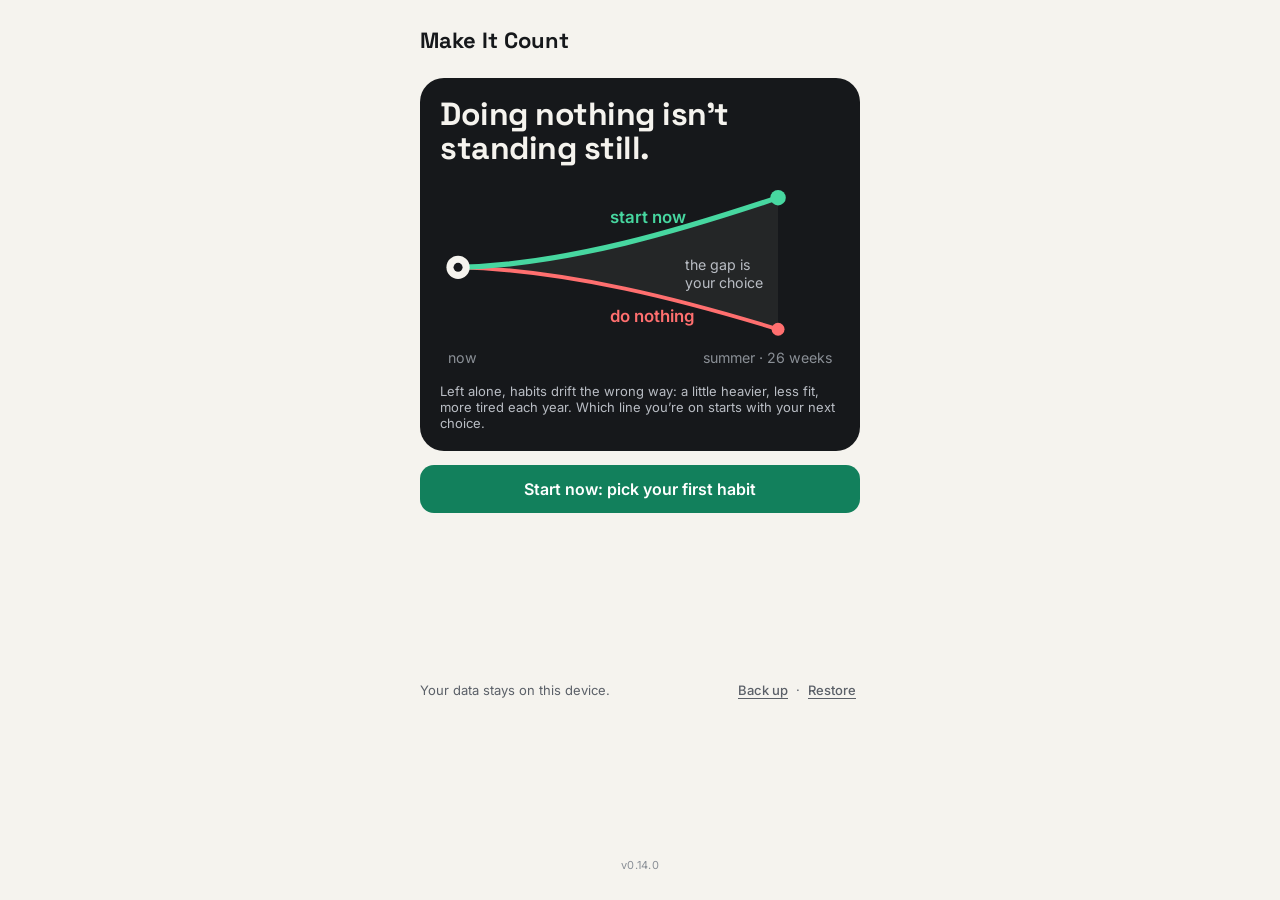
<file: index.html>
<!doctype html>
<html lang="en">
<head>
<meta charset="utf-8">
<meta name="viewport" content="width=device-width, initial-scale=1, viewport-fit=cover">
<title>Make It Count</title>
<meta name="description" content="Change the future with this decision, right now.">
<meta name="theme-color" content="#F5F3EE">
<link rel="manifest" href="manifest.webmanifest">
<link rel="icon" href="icons/icon.svg" type="image/svg+xml">
<link rel="apple-touch-icon" href="icons/apple-touch-icon.png">
<meta name="apple-mobile-web-app-capable" content="yes">
<meta name="mobile-web-app-capable" content="yes">
<meta name="apple-mobile-web-app-status-bar-style" content="default">
<meta name="apple-mobile-web-app-title" content="Make It Count">
<link rel="preconnect" href="https://fonts.googleapis.com">
<link rel="preconnect" href="https://fonts.gstatic.com" crossorigin>
<link href="https://fonts.googleapis.com/css2?family=Inter:wght@400;500;600&family=Space+Grotesk:wght@500;600;700&display=swap" rel="stylesheet">
<link rel="stylesheet" href="styles.css">
</head>
<body>
<div id="app"></div>
<noscript><p style="padding:24px">Make It Count needs JavaScript.</p></noscript>
<script type="module" src="js/app.js"></script>
</body>
</html>
</file>
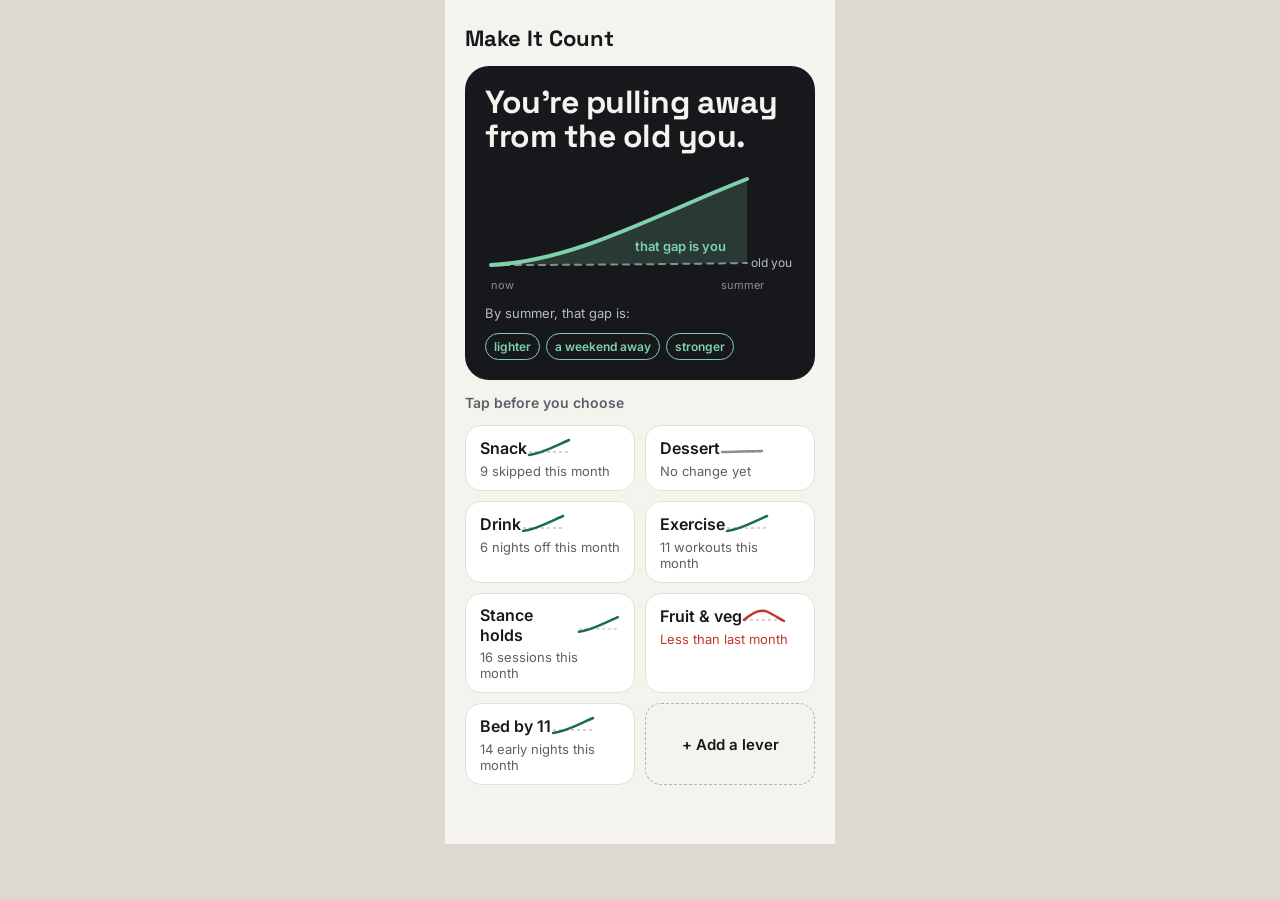
<file: prototype/index.html>
<!doctype html>
<html lang="en">
<head>
<meta charset="utf-8">
<meta name="viewport" content="width=device-width, initial-scale=1, viewport-fit=cover">
<title>Make It Count — prototype</title>
<link href="https://fonts.googleapis.com/css2?family=Inter:wght@400;500;600&family=Space+Grotesk:wght@500;600;700&display=swap" rel="stylesheet">
<style>
  :root {
    --ground: #F5F3EE; --card: #FFFFFF; --ink: #16181B; --muted: #5B6068; --line: #E4E0D8;
    --good: #1B6B4F; --good-soft: #E7F1EC; --bad: #C0362C; --ghost: #9A9EA5;
    --dark: #16181B; --dark-muted: #B9BDC4; --good-on-dark: #7FD1AE; --bad-on-dark: #FF8A7A;
    --display: 'Space Grotesk', system-ui, sans-serif; --body: Inter, system-ui, sans-serif;
  }
  * { box-sizing: border-box; }
  body { margin: 0; background: #DDD9D0; font-family: var(--body); color: var(--ink); }
  .phone { width: 390px; min-height: 844px; margin: 0 auto; background: var(--ground); padding: 24px 20px; display: flex; flex-direction: column; gap: 14px; }
  h1 { margin: 0; font-family: var(--display); font-weight: 700; }
  a { color: var(--ink); }
  .back { font-size: 14px; font-weight: 500; text-decoration: none; padding: 10px 0; align-self: flex-start; }
  .muted { color: var(--muted); }
  .card { background: var(--card); border: 1px solid var(--line); border-radius: 22px; }
  .grid2 { display: grid; grid-template-columns: repeat(2, minmax(0, 1fr)); gap: 10px; }
  .tile { font: inherit; text-align: left; color: var(--ink); background: var(--card); border: 1px solid var(--line); border-radius: 16px; padding: 11px 14px; display: flex; flex-direction: column; gap: 4px; text-decoration: none; cursor: pointer; }
  .tile-name { display: flex; justify-content: space-between; align-items: center; font-weight: 600; font-size: 16px; }
  .chip { font-size: 12px; font-weight: 600; border: 1px solid currentColor; border-radius: 999px; padding: 5px 8px; }
  .pill { font: inherit; font-size: 14px; border-radius: 999px; padding: 8px 13px; min-height: 36px; cursor: pointer; border: 1px solid var(--line); background: var(--card); color: var(--ink); }
  .pill.on { background: var(--ink); color: #fff; border-color: var(--ink); font-weight: 600; }
  .btn-primary { display: block; text-align: center; text-decoration: none; font-weight: 600; font-size: 16px; color: #fff; background: var(--good); border-radius: 14px; padding: 14px; }
  input[type=range] { width: 100%; height: 28px; margin: 0; accent-color: var(--good); }
  svg.drag { display: block; touch-action: none; cursor: grab; }
  svg.drag:active { cursor: grabbing; }
</style>
</head>
<body>
<div id="app"></div>
<script>
/* ---------- Content ---------- */
const LEVERS = {
  snack: {
    q: 'Snack?', top: 'lighter', bot: 'heavier', upHint: '↑ skip it', downHint: '↓ have it',
    goodHead: 'You just changed summer.', badHead: 'You just changed summer. For the worse.',
    yesHead: 'Lighter by summer.', noHead: 'Heavier by summer.',
    good: [[0.45, 'a block of butter lighter'], [0.8, 'nearly a bag of sugar lighter'], [2, 'a bag of sugar lighter']],
    bad: [[0.45, 'a block of butter heavier'], [0.8, 'nearly a bag of sugar heavier'], [2, 'a bag of sugar heavier']],
    goodSub: 'Clothes fit better. More energy. Less puffed on the stairs.',
    badSub: 'Tighter jeans. Less energy. Same summer as last year, only heavier.',
    yesText: 'Skipped. Clothes that fit better, more energy, less puffed on the stairs. That’s what you just chose.',
    noText: 'Had it. You just pulled summer-you down. Make the next one count.',
    base: 0.5
  },
  holds: {
    q: 'Holds now?', top: 'stronger', bot: 'weaker', upHint: '↑ do it now', downHint: '↓ skip it',
    goodHead: 'You just changed summer.', badHead: 'You just changed summer. For the worse.',
    yesHead: 'Stronger by summer.', noHead: 'Weaker by summer.',
    good: [[0.45, 'a bit stronger'], [0.8, 'noticeably stronger'], [2, 'properly strong']],
    bad: [[0.45, 'a bit weaker'], [0.8, 'noticeably weaker'], [2, 'back to where you started']],
    goodSub: 'Stronger legs. Better balance. Holds that were hard feel easy.',
    badSub: 'The strength you built fades. Holds feel hard again.',
    yesText: 'Timer’s on. Stronger legs, better balance, hard holds getting easy. Ten minutes.',
    noText: 'Skipped. That’s a day summer-you doesn’t get back. I’ll ask again at half one.',
    base: 0.5
  }
};

const HOME_TILES = [
  ['Snack', '9 skipped this month', 'up', 'snack'],
  ['Dessert', 'No change yet', 'flat'],
  ['Drink', '6 nights off this month', 'up'],
  ['Exercise', '11 workouts this month', 'up'],
  ['Stance holds', '16 sessions this month', 'up', 'holds'],
  ['Fruit & veg', 'Less than last month', 'down'],
  ['Bed by 11', '14 early nights this month', 'up']
];

/* Lever templates: [key, label, min, max, step, default, unit] */
const TYPES = {
  snack: { name: 'Evening snack', mode: 'avoid', f: [['kcal','Calories each',0,600,10,100,'kcal'],['cost','Cost each',0,5,0.1,0.5,'gbp'],['usual','Usually, per week',0,21,1,7,'wk']] },
  dessert: { name: 'Dessert', mode: 'avoid', f: [['kcal','Calories each',0,800,10,250,'kcal'],['cost','Cost each',0,8,0.1,0,'gbp'],['usual','Usually, per week',0,14,1,5,'wk']] },
  drink: { name: 'Drink', mode: 'avoid', f: [['kcal','Calories each',0,400,10,100,'kcal'],['cost','Cost each',0,12,0.1,4.3,'gbp'],['usual','Usually, per week',0,28,1,6,'wk']] },
  exercise: { name: 'Workout', mode: 'exercise', f: [['min','Minutes each',5,120,5,30,'min'],['kcal','Calories burned',0,800,10,250,'kcal'],['usual','Usually, per week',0,14,1,2,'wk']] },
  practice: { name: 'Stance holds', mode: 'practice', f: [['min','Minutes each',1,60,1,10,'min'],['usual','Usually, per week',0,14,1,3,'wk']] },
  fruit: { name: 'Fruit & veg', mode: 'fruit', f: [['usual','Portions a week now',0,35,1,7,'n']] },
  bed: { name: 'Bed on time', mode: 'bed', f: [['time','In bed by',0,180,15,120,'time'],['gain','Extra sleep per early night',15,120,5,45,'min'],['usual','Early nights now, per week',0,7,1,1,'wk']] }
};
const TYPE_ORDER = [['snack','Snack'],['dessert','Dessert'],['drink','Drink'],['exercise','Exercise'],['practice','Practice'],['fruit','Fruit & veg'],['bed','Bedtime']];

/* ---------- Projection model (deliberately loose) ---------- */
const WEEKS_TO_SUMMER = 30;
function kgThing(kcalPerWeek) {
  const kg = kcalPerWeek * WEEKS_TO_SUMMER / 7700 * 0.8; // 0.8 ≈ metabolic adaptation fudge
  if (kg < 0.15) return 'barely a dent — but it adds up';
  if (kg < 0.4) return 'a block of butter lighter';
  if (kg < 1.5) return 'a bag of sugar lighter';
  if (kg < 3.5) return 'a bag of potatoes lighter';
  if (kg < 7) return 'a bowling ball lighter';
  return 'a full suitcase lighter';
}
function moneyThing(gbp) {
  if (gbp < 15) return null;
  if (gbp < 40) return 'a takeaway richer';
  if (gbp < 120) return 'a nice meal out richer';
  if (gbp < 350) return 'a weekend away richer';
  if (gbp < 900) return 'a long weekend in Europe richer';
  return 'a proper holiday richer';
}
function fmt(u, v) {
  if (u === 'kcal') return v + ' kcal';
  if (u === 'gbp') return '£' + Number(v).toFixed(2);
  if (u === 'wk') return v + ' a week';
  if (u === 'min') return v + ' min';
  if (u === 'time') { const m = 21 * 60 + Number(v); return String(Math.floor(m / 60) % 24).padStart(2, '0') + ':' + String(m % 60).padStart(2, '0'); }
  return String(v);
}

/* ---------- State & routing ---------- */
const params = new URLSearchParams(location.search);
const state = {
  screen: params.get('screen') || 'home',
  mood: params.get('mood') || 'ahead',
  v: Number(params.get('v') || 0), drag: false, choice: params.get('choice') || null,
  type: params.get('type') || 'snack', vals: null, name: null
};
function go(screen) { state.screen = screen; state.v = 0; state.choice = null; state.drag = false; render(); }
const clamp = (x) => Math.max(-1, Math.min(1, x));
const esc = (s) => String(s).replace(/&/g, '&amp;').replace(/</g, '&lt;');

/* ---------- Home ---------- */
function spark(trend) {
  const P = { up: ['var(--good)', 'M2 18 C 14 17, 26 10, 42 3'], flat: ['#8A8F96', 'M2 15 C 14 15, 28 14, 42 14'], down: ['var(--bad)', 'M2 15 C 12 6, 20 4, 26 7 C 32 10, 38 14, 42 16'] }[trend];
  return `<svg width="44" height="22" viewBox="0 0 44 22" aria-hidden="true"><path d="M2 15 H42" stroke="#C9C4B9" stroke-width="1.5" stroke-dasharray="3 3"/><path d="${P[1]}" fill="none" stroke="${P[0]}" stroke-width="2.5" stroke-linecap="round"/></svg>`;
}
function hero(ahead) {
  const bg = ahead ? 'var(--dark)' : '#3A1412', acc = ahead ? 'var(--good-on-dark)' : 'var(--bad-on-dark)';
  const you = ahead ? 'M6 100 C 90 96, 170 50, 262 14' : 'M6 100 C 60 70, 110 52, 150 60 C 200 72, 230 90, 262 96';
  const chips = ahead ? ['lighter', 'a weekend away', 'stronger'] : ['a lighter summer', 'a weekend away', 'strength'];
  return `<div style="background:${bg};color:#F5F3EE;border-radius:24px;padding:20px;display:flex;flex-direction:column;gap:12px">
    <div style="font-family:var(--display);font-size:32px;font-weight:700;line-height:1.05;letter-spacing:-0.5px">${ahead ? 'You’re pulling away from the old you.' : 'You’re drifting back to the old you.'}</div>
    <svg width="310" height="128" viewBox="0 0 310 128" role="img" aria-label="${ahead ? 'Your line climbing away from the old-you line' : 'Your line falling back towards the old-you line'}">
      <path d="${you} L 262 98 C 200 99, 100 100, 6 100 Z" fill="${acc}" opacity="0.18"/>
      <path d="M6 100 C 100 100, 200 99, 262 98" fill="none" stroke="#8A8F96" stroke-width="2" stroke-dasharray="6 6" stroke-linecap="round"/>
      <path d="${you}" fill="none" stroke="${acc}" stroke-width="4" stroke-linecap="round"/>
      <text x="266" y="102" font-size="12" fill="#B9BDC4">old you</text>
      <text x="150" y="${ahead ? 86 : 48}" font-size="13" font-weight="600" fill="${acc}">${ahead ? 'that gap is you' : 'the gap is closing'}</text>
      <text x="6" y="124" font-size="11" fill="#8A8F96">now</text><text x="236" y="124" font-size="11" fill="#8A8F96">summer</text>
    </svg>
    <div style="font-size:13px;color:var(--dark-muted)">${ahead ? 'By summer, that gap is:' : 'By summer, you’re throwing away:'}</div>
    <div style="display:flex;flex-wrap:wrap;gap:6px;color:${acc}">${chips.map(c => `<span class="chip">${c}</span>`).join('')}</div>
  </div>`;
}
function home() {
  return `<div class="phone">
    <h1 style="font-size:22px">Make It Count</h1>
    ${hero(state.mood !== 'slipping')}
    <div style="font-size:14px;font-weight:600" class="muted">Tap before you choose</div>
    <div class="grid2">
      ${HOME_TILES.map(([n, fact, t, link]) => `<button class="tile" ${link ? `data-go="${link}"` : ''}>
        <span class="tile-name">${esc(n)}${spark(t)}</span>
        <span style="font-size:13px;color:${t === 'down' ? 'var(--bad)' : 'var(--muted)'}">${fact}</span></button>`).join('')}
      <button class="tile" data-go="add" style="border:1.5px dashed #B9B3A6;background:transparent;align-items:center;justify-content:center;font-weight:600;font-size:15px">+ Add a lever</button>
    </div>
  </div>`;
}

/* ---------- Decision (drag NOW, watch summer move) ---------- */
function decisionModel(L) {
  const v = state.v, c = state.choice, B = L.base, idle = Math.abs(v) < 0.05;
  const e = v >= 0 ? B + v * (1 - B) : B + v * (1 + B);      // effective summer position
  const mag = Math.abs(e), good = e > 0, flat = mag < 0.08;
  const ny = Math.round(150 - v * 50), ey = Math.round(150 - e * 118), eyb = Math.round(150 - B * 118);
  const pick = (arr) => { for (const [t, w] of arr) if (mag <= t) return w; return arr[arr.length - 1][1]; };
  const col = flat ? '#5B6068' : (good ? 'var(--good)' : 'var(--bad)');
  const head = c === 'y' ? L.yesHead : c === 'n' ? L.noHead : idle ? L.q : (v > 0 ? L.goodHead : L.badHead);
  const headCol = (c === 'n' || (!c && !idle && v < 0)) ? 'var(--bad)' : (c === 'y' || (!c && !idle && v > 0)) ? 'var(--good)' : 'var(--ink)';
  return { v, c, idle, e, mag, good, flat, ny, ey, eyb, col, head, headCol,
    line: `M40 ${ny} C 120 ${ny}, 210 ${Math.round((ny + ey) / 2)}, 300 ${ey}`,
    base: `M40 150 C 120 150, 210 ${Math.round((150 + eyb) / 2)}, 300 ${eyb}`,
    proj: flat ? 'You, much the same as now.' : 'You, ' + pick(good ? L.good : L.bad) + '.',
    projSub: flat ? '' : (good ? L.goodSub : L.badSub),
    projLabel: idle ? 'On your current pace, by summer:' : 'If this becomes your habit, by summer:' };
}
function decision(key) {
  const L = LEVERS[key], m = decisionModel(L);
  const panelBg = m.flat ? 'var(--card)' : (m.good ? 'var(--good)' : 'var(--bad)');
  const panelFg = m.flat ? 'var(--ink)' : '#fff', panelMuted = m.flat ? 'var(--muted)' : '#F1F1EE';
  return `<div class="phone" style="gap:12px">
    <a href="#" class="back" data-go="home">← Levers</a>
    <h1 style="font-size:32px;letter-spacing:-0.8px;line-height:1.05;min-height:68px;color:${m.headCol}">${m.head}</h1>
    <div class="muted" style="font-size:15px">Grab NOW and move it. Watch summer-you move with it.</div>
    <div class="card" style="border-radius:24px;overflow:hidden">
      <svg class="drag" id="drag" width="350" height="270" viewBox="0 15 350 270" role="img" aria-label="Drag NOW up or down; the summer end of your line moves further">
        <rect x="0" y="0" width="350" height="150" fill="#1B6B4F" opacity="0.05"/>
        <rect x="0" y="150" width="350" height="150" fill="#C0362C" opacity="0.05"/>
        <text x="20" y="34" font-family="var(--display)" font-size="16" font-weight="700" fill="var(--good)">${L.top}</text>
        <text x="20" y="278" font-family="var(--display)" font-size="16" font-weight="700" fill="var(--bad)">${L.bot}</text>
        <text x="20" y="54" font-size="12" fill="var(--good)">${L.upHint}</text>
        <text x="20" y="258" font-size="12" fill="var(--bad)">${L.downHint}</text>
        <path d="${m.line} L 300 150 L 40 150 Z" fill="${m.col}" opacity="${(0.06 + m.mag * 0.24).toFixed(2)}"/>
        <path d="M40 150 H300" stroke="var(--ghost)" stroke-width="2.5" stroke-dasharray="6 6" stroke-linecap="round"/>
        <text x="150" y="${m.e >= 0 ? 168 : 140}" font-size="12" fill="var(--muted)">old you</text>
        <path d="${m.base}" fill="none" stroke="var(--good)" stroke-width="3" stroke-linecap="round" opacity="${m.idle ? 0 : 0.35}"/>
        <text x="296" y="${m.eyb - 12}" text-anchor="end" font-size="11" fill="var(--good)" opacity="${m.idle ? 0 : 0.6}">your current path</text>
        <path d="${m.line}" fill="none" stroke="${m.col}" stroke-width="5" stroke-linecap="round"/>
        <path d="M318 150 h8 V ${m.ey} h-8" fill="none" stroke="${m.col}" stroke-width="2" opacity="${m.flat ? 0 : 1}"/>
        <circle cx="300" cy="${m.ey}" r="9" fill="${m.col}"/>
        <text x="294" y="${m.e >= 0 ? Math.max(m.ey - 16, 36) : Math.min(m.ey + 32, 280)}" text-anchor="end" font-family="var(--display)" font-size="20" font-weight="700" fill="${m.col}">${m.flat ? '' : (m.good ? L.top : L.bot)}</text>
        <circle cx="40" cy="${m.ny}" r="22" fill="#fff" stroke="var(--ink)" stroke-width="4"/>
        <circle cx="40" cy="${m.ny}" r="8" fill="var(--ink)"/>
        <text x="40" y="${m.ny - 30}" text-anchor="middle" font-family="var(--display)" font-size="13" font-weight="700" fill="var(--ink)">NOW</text>
      </svg>
      <div style="display:flex;justify-content:space-between;padding:6px 18px 12px 26px;font-size:12px;border-top:1px solid #ECE8E0" class="muted">
        <b style="color:var(--ink)">now</b><span>Jan</span><span>Mar</span><span>May</span><b style="color:var(--ink)">summer</b>
      </div>
    </div>
    <div style="background:${panelBg};border-radius:20px;padding:16px 18px;display:flex;flex-direction:column;gap:4px">
      <div style="font-size:13px;color:${panelMuted}">${m.projLabel}</div>
      <div style="font-family:var(--display);font-size:24px;font-weight:700;line-height:1.15;color:${panelFg}">${m.proj}</div>
      ${m.projSub ? `<div style="font-size:14px;color:${panelMuted}">${m.projSub}</div>` : ''}
    </div>
    ${m.c ? `<div style="background:${m.c === 'y' ? 'var(--good)' : 'var(--bad)'};color:#fff;border-radius:22px;padding:18px 20px;display:flex;flex-direction:column;gap:8px">
      <div style="font-size:16px">${m.c === 'y' ? L.yesText : L.noText}</div>
      <button data-undo style="font:inherit;font-size:14px;color:#fff;background:transparent;border:1px solid #fff;border-radius:12px;padding:10px 16px;align-self:flex-start;min-height:44px;cursor:pointer">Undo</button>
    </div>` : ''}
  </div>`;
}
const yOf = (ev) => { const el = document.getElementById('drag'); const r = el.getBoundingClientRect(); return 15 + (ev.clientY - r.top) / r.height * 270; };
function endDrag() {
  if (!state.drag) return; state.drag = false;
  if (state.v > 0.6) { state.v = 1; state.choice = 'y'; if (navigator.vibrate) navigator.vibrate(30); }
  else if (state.v < -0.6) { state.v = -1; state.choice = 'n'; if (navigator.vibrate) navigator.vibrate([20, 40, 20]); }
  else state.v = 0;
  render();
}
/* ---------- Add a lever ---------- */
function defaults(t) { const v = {}; TYPES[t].f.forEach(x => { v[x[0]] = x[5]; }); return v; }
function addProjection(t, v) {
  if (t.mode === 'avoid') { const h = v.usual / 2, m = moneyThing(h * v.cost * WEEKS_TO_SUMMER);
    return ['Skip half of them, and summer-you is…', [kgThing(h * v.kcal), m].filter(Boolean)]; }
  if (t.mode === 'exercise') return ['One more a week, and summer-you is…', [kgThing(v.kcal * 0.6), 'fitter and stronger']];
  if (t.mode === 'practice') return ['One more a week, and summer-you is…', ['stronger legs', 'better balance']];
  if (t.mode === 'fruit') return ['One more a day, and by summer…', ['more energy in the afternoons', 'a couple of hundred more portions']];
  return ['Two more early nights a week, and by summer…', ['fewer foggy mornings', 'an extra week of sleep banked']];
}
function addProjHTML() {
  const [head, lines] = addProjection(TYPES[state.type], state.vals);
  return `<div style="font-size:14px;color:var(--dark-muted)">${head}</div>` +
    lines.map(x => `<div style="font-family:var(--display);font-size:22px;font-weight:600;line-height:1.25">${x}</div>`).join('');
}
function addLever() {
  if (!state.vals) { state.vals = defaults(state.type); state.name = TYPES[state.type].name; }
  const t = TYPES[state.type], v = state.vals;
  return `<div class="phone" style="gap:10px">
    <div style="display:flex;justify-content:space-between;align-items:center">
      <h1 style="font-size:28px">New lever</h1><a href="#" data-go="home" style="font-size:14px;text-decoration:none;padding:10px 0">Cancel</a>
    </div>
    <div style="display:flex;flex-wrap:wrap;gap:8px">${TYPE_ORDER.map(([k, l]) => `<button class="pill ${k === state.type ? 'on' : ''}" data-type="${k}">${esc(l)}</button>`).join('')}</div>
    <label style="display:flex;flex-direction:column;gap:6px;font-size:13px" class="muted">Name
      <input id="name" type="text" value="${esc(state.name)}" style="font:inherit;font-size:16px;color:var(--ink);background:#fff;border:1px solid var(--line);border-radius:12px;padding:11px 12px">
    </label>
    <div class="card" style="padding:14px 16px;display:flex;flex-direction:column;gap:10px">
      ${t.f.map(([k, l, mn, mx, st, d, u]) => `<label style="display:flex;flex-direction:column;gap:4px">
        <span style="display:flex;justify-content:space-between;font-size:14px"><span>${l}</span><b id="val-${k}">${fmt(u, v[k])}</b></span>
        <input type="range" data-k="${k}" min="${mn}" max="${mx}" step="${st}" value="${v[k]}"></label>`).join('')}
      <div class="muted" style="font-size:12px">Typical values to start. Close enough is fine.</div>
    </div>
    <div id="addproj" style="background:var(--dark);color:#F5F3EE;border-radius:22px;padding:18px 20px;display:flex;flex-direction:column;gap:6px">${addProjHTML()}</div>
    <a href="#" class="btn-primary" data-go="home">Add lever</a>
  </div>`;
}

/* ---------- Render (events are delegated, so re-rendering mid-gesture is safe) ---------- */
const app = document.getElementById('app');
function render() {
  app.innerHTML = state.screen === 'snack' ? decision('snack') : state.screen === 'holds' ? decision('holds') : state.screen === 'add' ? addLever() : home();
}
app.addEventListener('click', (e) => {
  const g = e.target.closest('[data-go]'); if (g) { e.preventDefault(); go(g.dataset.go); return; }
  if (e.target.closest('[data-undo]')) { state.choice = null; state.v = 0; render(); return; }
  const t = e.target.closest('[data-type]'); if (t) { state.type = t.dataset.type; state.vals = defaults(state.type); state.name = TYPES[state.type].name; render(); }
});
app.addEventListener('input', (e) => {
  const r = e.target;
  if (r.id === 'name') { state.name = r.value; return; }
  if (r.dataset && r.dataset.k) {
    state.vals[r.dataset.k] = Number(r.value);
    const f = TYPES[state.type].f.find(x => x[0] === r.dataset.k);
    document.getElementById('val-' + r.dataset.k).textContent = fmt(f[6], state.vals[r.dataset.k]);
    document.getElementById('addproj').innerHTML = addProjHTML();
  }
});
app.addEventListener('pointerdown', (ev) => {
  if (!ev.target.closest('#drag') || state.choice) return;
  ev.preventDefault(); state.drag = true; state.v = clamp((150 - yOf(ev)) / 50); render();
});
window.addEventListener('pointermove', (ev) => { if (!state.drag) return; state.v = clamp((150 - yOf(ev)) / 50); render(); });
window.addEventListener('pointerup', endDrag);
window.addEventListener('pointercancel', endDrag);
render();
</script>
</body>
</html>
</file>
<file: styles.css>
:root {
  --ground: #F5F3EE; --card: #FFFFFF; --ink: #16181B; --muted: #5B6068; --line: #E4E0D8;
  --good: #12805C; --bad: #D93A3A; --ghost: #9A9EA5;
  --dark: #16181B; --dark-muted: #B9BDC4; --good-on-dark: #47D7A0; --bad-on-dark: #FF6F6F; --bad-dark-bg: #3A1412;
  /* Habit direction (separate from good/bad): building up = teal, cutting back = pink */
  --more: #0F766E; --more-on-dark: #2DD4BF; --less: #BE185D; --less-on-dark: #F472B6;
  --display: 'Space Grotesk', system-ui, sans-serif; --body: Inter, system-ui, -apple-system, sans-serif;
}
* { box-sizing: border-box; }
[hidden] { display: none !important; }
html, body { margin: 0; background: var(--ground); }
body { font-family: var(--body); color: var(--ink); -webkit-font-smoothing: antialiased; -webkit-tap-highlight-color: transparent; overscroll-behavior-y: none; }
h1 { margin: 0; font-family: var(--display); font-weight: 700; }
a { color: var(--ink); }
button { font: inherit; }
:focus-visible { outline: 3px solid #4A7CF0; outline-offset: 2px; }

.screen {
  max-width: 480px; margin: 0 auto; min-height: 100vh; min-height: 100dvh;
  padding: calc(16px + env(safe-area-inset-top)) calc(20px + env(safe-area-inset-right)) calc(28px + env(safe-area-inset-bottom)) calc(20px + env(safe-area-inset-left));
  display: flex; flex-direction: column; gap: 14px;
}
.row { display: flex; justify-content: space-between; align-items: center; }
.row-start { display: flex; gap: 10px; align-items: center; }
.row-end { display: flex; gap: 10px; align-items: center; justify-content: flex-end; } /* thumb side on a phone */
.muted { color: var(--muted); }
.small { font-size: 12px; }
.card { background: var(--card); border: 1px solid var(--line); border-radius: 22px; }
.back, .link { font-size: 14px; font-weight: 500; text-decoration: none; padding: 12px 0; min-height: 44px; display: inline-flex; align-items: center; }
.link { background: none; border: 0; color: var(--ink); text-decoration: underline; text-underline-offset: 3px; cursor: pointer; padding: 12px 4px; }

/* ---------- Home ---------- */
.brand { font-size: 22px; padding: 10px 0; }
.hero { background: var(--dark); color: #F5F3EE; border-radius: 24px; padding: 20px; display: flex; flex-direction: column; gap: 12px; }
.hero.slipping { background: var(--bad-dark-bg); }
.hero-head { font-family: var(--display); font-size: 32px; font-weight: 700; line-height: 1.05; letter-spacing: -0.5px; }
.hero-chart { width: 100%; height: auto; display: block; font-family: var(--body); }
.hero-sub { font-size: 13px; color: var(--dark-muted); }
.chips { display: flex; flex-wrap: wrap; gap: 6px; }
.chip { font-size: 12px; font-weight: 600; border: 1px solid currentColor; border-radius: 999px; padding: 5px 8px; }
/* Hero carousel */
.carousel { display: flex; flex-direction: column; gap: 8px; }
.slides { display: flex; gap: 12px; overflow-x: auto; scroll-snap-type: x mandatory; overscroll-behavior-x: contain; scrollbar-width: none; -webkit-overflow-scrolling: touch; }
.slides::-webkit-scrollbar { display: none; }
.slides { user-select: none; -webkit-user-select: none; cursor: grab; }
.slides.dragging { scroll-snap-type: none; cursor: grabbing; }
.slide { flex: 0 0 100%; scroll-snap-align: start; scroll-snap-stop: always; display: flex; }
.slide > .hero { flex: 1; }
.slide > .hero > :last-child { margin-top: auto; }
.dots { display: flex; justify-content: center; gap: 2px; }
.dot { width: 24px; height: 24px; padding: 0; border: 0; background: none; cursor: pointer; display: grid; place-items: center; }
.dot::after { content: ''; width: 7px; height: 7px; border-radius: 999px; background: #C9C4B9; transition: width .2s, background-color .2s; }
.dot.on::after { width: 20px; background: var(--ink); }
.big-stat { display: flex; align-items: baseline; gap: 10px; }
.big-num { font-family: var(--display); font-size: 64px; font-weight: 700; line-height: 1; color: var(--good-on-dark); letter-spacing: -2px; }
.big-unit { font-size: 16px; font-weight: 600; color: var(--dark-muted); }
.strip { display: grid; grid-template-columns: repeat(14, 1fr); gap: 4px; margin-top: 4px; }
.sd { aspect-ratio: 1; border-radius: 5px; background: rgba(245, 243, 238, 0.09); }
.sd.good { background: var(--good-on-dark); }
.sd.bad { background: var(--bad-on-dark); }
.sd.today.none { background: transparent; box-shadow: inset 0 0 0 1.5px #8A8F96; }
.strip-axis { display: flex; justify-content: space-between; font-size: 11px; color: #8A8F96; margin-top: -6px; }
.section-label { font-size: 14px; font-weight: 600; color: var(--muted); }
.grid2 { display: grid; grid-template-columns: repeat(2, minmax(0, 1fr)); gap: 10px; }
.tile { color: var(--ink); background: var(--card); border: 1px solid var(--line); border-radius: 16px; padding: 11px 14px; display: flex; flex-direction: column; gap: 4px; text-decoration: none; min-height: 72px; }
.tile:active { transform: scale(0.98); }
.tile-name { display: flex; justify-content: space-between; align-items: flex-start; gap: 6px; font-weight: 600; font-size: 16px; }
.tile-name > span { min-width: 0; overflow-wrap: anywhere; line-height: 1.25; }
.tile-name svg { flex: none; margin-top: 1px; }
.tile-fact { font-size: 13px; color: var(--muted); }
.tile-fact.bad { color: var(--bad); }
/* Habit type on the tile: building up = teal, cutting back = pink. The sparkline keeps green/red for outcome. */
.tile.more { background: color-mix(in srgb, var(--more) 7%, var(--card)); border-color: color-mix(in srgb, var(--more) 28%, var(--card)); }
.tile.less { background: color-mix(in srgb, var(--less) 6%, var(--card)); border-color: color-mix(in srgb, var(--less) 26%, var(--card)); }
.tile.more .tile-name > span { color: var(--more); }
.tile.less .tile-name > span { color: var(--less); }
.tile-add { border: 1.5px dashed #B9B3A6; background: transparent; align-items: center; justify-content: center; font-weight: 600; font-size: 15px; }
.btn-start { text-decoration: none; font-size: 17px; padding: 16px; }
.hero-chart .draw { stroke-dasharray: 1; stroke-dashoffset: 1; animation: draw 1.2s ease-out .2s forwards; }
.hero-chart .draw.late { animation-delay: .7s; }
.hero-chart .pop { opacity: 0; animation: fade .3s ease-out 1.3s forwards; }
.hero-chart .pop.late { animation-delay: 1.8s; }
@keyframes draw { to { stroke-dashoffset: 0; } }
@keyframes fade { to { opacity: 1; } }
.footer { margin-top: auto; padding-top: 18px; display: flex; flex-wrap: wrap; justify-content: space-between; align-items: center; gap: 4px 12px; font-size: 13px; color: var(--muted); }
.footer .link { font-size: 13px; color: var(--muted); }

/* ---------- Decision ---------- */
.decision { gap: 12px; }
.dec-head { font-size: clamp(26px, 7.6vw, 32px); letter-spacing: -0.8px; line-height: 1.05; min-height: 3.15em; /* room for the longest headline, so the chart never shifts mid-drag */ transition: color .15s; }
.dec-instr { font-size: 15px; margin: 0; }
.chart-card { border-radius: 24px; overflow: hidden; }
svg.drag { display: block; width: 100%; height: auto; touch-action: none; cursor: grab; user-select: none; -webkit-user-select: none; font-family: var(--body); }
svg.drag:active { cursor: grabbing; }
svg.drag.locked { cursor: default; }
svg.drag:focus-visible { outline-offset: -3px; }
.t-display { font-family: var(--display); font-weight: 700; }
.timeline { display: flex; justify-content: space-between; padding: 6px 18px 12px 26px; font-size: 12px; color: var(--muted); border-top: 1px solid #ECE8E0; }
.timeline b { color: var(--ink); }
.proj { background: var(--card); border: 1px solid var(--line); border-radius: 20px; padding: 16px 18px; display: flex; flex-direction: column; gap: 4px; color: var(--ink); transition: background-color .15s; }
.proj.good { background: var(--good); border-color: var(--good); color: #fff; }
.proj.bad { background: var(--bad); border-color: var(--bad); color: #fff; }
.proj-label { font-size: 13px; opacity: .85; }
.proj-text { font-family: var(--display); font-size: 24px; font-weight: 700; line-height: 1.15; }
.proj-sub { font-size: 14px; opacity: .9; }
.result { color: #fff; border-radius: 22px; padding: 18px 20px; display: flex; flex-direction: column; gap: 10px; font-size: 16px; animation: pop .25s ease-out; }
.result.good { background: var(--good); }
.result.bad { background: var(--bad); }
.btn-ghost { font-size: 14px; color: #fff; background: transparent; border: 1px solid #fff; border-radius: 12px; padding: 10px 16px; min-height: 44px; cursor: pointer; text-decoration: none; display: inline-flex; align-items: center; }
@keyframes pop { from { transform: translateY(8px); opacity: 0; } to { transform: none; opacity: 1; } }

/* ---------- Add / edit ---------- */
.form { gap: 12px; }
.form-title { font-size: 28px; }
.type-group { display: flex; flex-direction: column; gap: 6px; }
.type-group-label { font-size: 12px; font-weight: 600; letter-spacing: 0.04em; text-transform: uppercase; color: var(--muted); }
.pills { display: flex; flex-wrap: wrap; gap: 8px; }
.pill { font-size: 14px; border-radius: 999px; padding: 8px 13px; min-height: 40px; cursor: pointer; border: 1px solid var(--line); background: var(--card); color: var(--ink); }
.pill.on { background: var(--ink); color: #fff; border-color: var(--ink); font-weight: 600; }
.field { display: flex; flex-direction: column; gap: 6px; font-size: 13px; color: var(--muted); }
.field input { font: inherit; font-size: 16px; color: var(--ink); background: #fff; border: 1px solid var(--line); border-radius: 12px; padding: 11px 12px; }
.sliders { padding: 14px 16px; display: flex; flex-direction: column; gap: 10px; }
.slider { display: flex; flex-direction: column; gap: 4px; }
.slider-top { display: flex; justify-content: space-between; font-size: 14px; }
input[type=range] { width: 100%; height: 32px; margin: 0; accent-color: var(--good); }
.add-proj { background: var(--dark); color: #F5F3EE; border-radius: 22px; padding: 18px 20px; display: flex; flex-direction: column; gap: 6px; }
.add-proj-head { font-size: 14px; color: var(--dark-muted); }
.add-proj-line { font-family: var(--display); font-size: 22px; font-weight: 600; line-height: 1.25; }
.btn-primary, .btn-danger { display: block; width: 100%; text-align: center; font-weight: 600; font-size: 16px; border-radius: 14px; padding: 14px; min-height: 48px; cursor: pointer; border: 0; }
.btn-primary { color: #fff; background: var(--good); }
.btn-danger { color: var(--bad); background: transparent; border: 1px solid var(--line); }

@media (prefers-reduced-motion: reduce) {
  * { animation: none !important; transition: none !important; }
  .hero-chart .draw { stroke-dashoffset: 0; }
  .hero-chart .pop { opacity: 1; }
}

/* Per-lever streaks */
.ls-list { display: flex; flex-direction: column; gap: 2px; }
.ls-row { display: grid; grid-template-columns: minmax(0, 1fr) 84px 62px; align-items: center; gap: 12px; padding: 8px 0; color: inherit; text-decoration: none; border-bottom: 1px solid rgba(245, 243, 238, 0.08); min-height: 44px; }
.ls-row:last-child { border-bottom: 0; }
.ls-name { display: flex; flex-direction: column; gap: 1px; min-width: 0; }
.ls-name b { font-size: 15px; font-weight: 600; white-space: nowrap; overflow: hidden; text-overflow: ellipsis; }
.ls-status { font-size: 12px; color: #8A8F96; }
.ls-status.done { color: var(--good-on-dark); }
.ls-status.risk { color: #F2C14E; }
.strip.ls-strip { grid-template-columns: repeat(7, 1fr); gap: 3px; margin-top: 0; }
.ls-strip .sd { border-radius: 3px; }
.ls-num { font-family: var(--display); font-size: 26px; font-weight: 700; line-height: 1; color: var(--good-on-dark); text-align: right; display: flex; flex-direction: column; align-items: flex-end; }
.ls-num small { font-family: var(--body); font-size: 11px; font-weight: 500; color: var(--dark-muted); }
.ls-num.zero { color: #5B6068; }

.result.placeholder { visibility: hidden; animation: none; }
.version { margin-top: auto; padding-top: 8px; text-align: center; font-size: 11px; color: #8A8F96; letter-spacing: 0.3px; }

/* Direction colour on the streaks card: building up = teal, cutting back = pink. Red still = slipped. */
.ls-row.more .sd.good { background: var(--more-on-dark); }
.ls-row.more .ls-num, .ls-row.more .ls-status.done { color: var(--more-on-dark); }
.ls-row.less .sd.good { background: var(--less-on-dark); }
.ls-row.less .ls-num, .ls-row.less .ls-status.done { color: var(--less-on-dark); }
.ls-num.zero { color: #5B6068 !important; }
.ls-num small { white-space: nowrap; }
</file>
